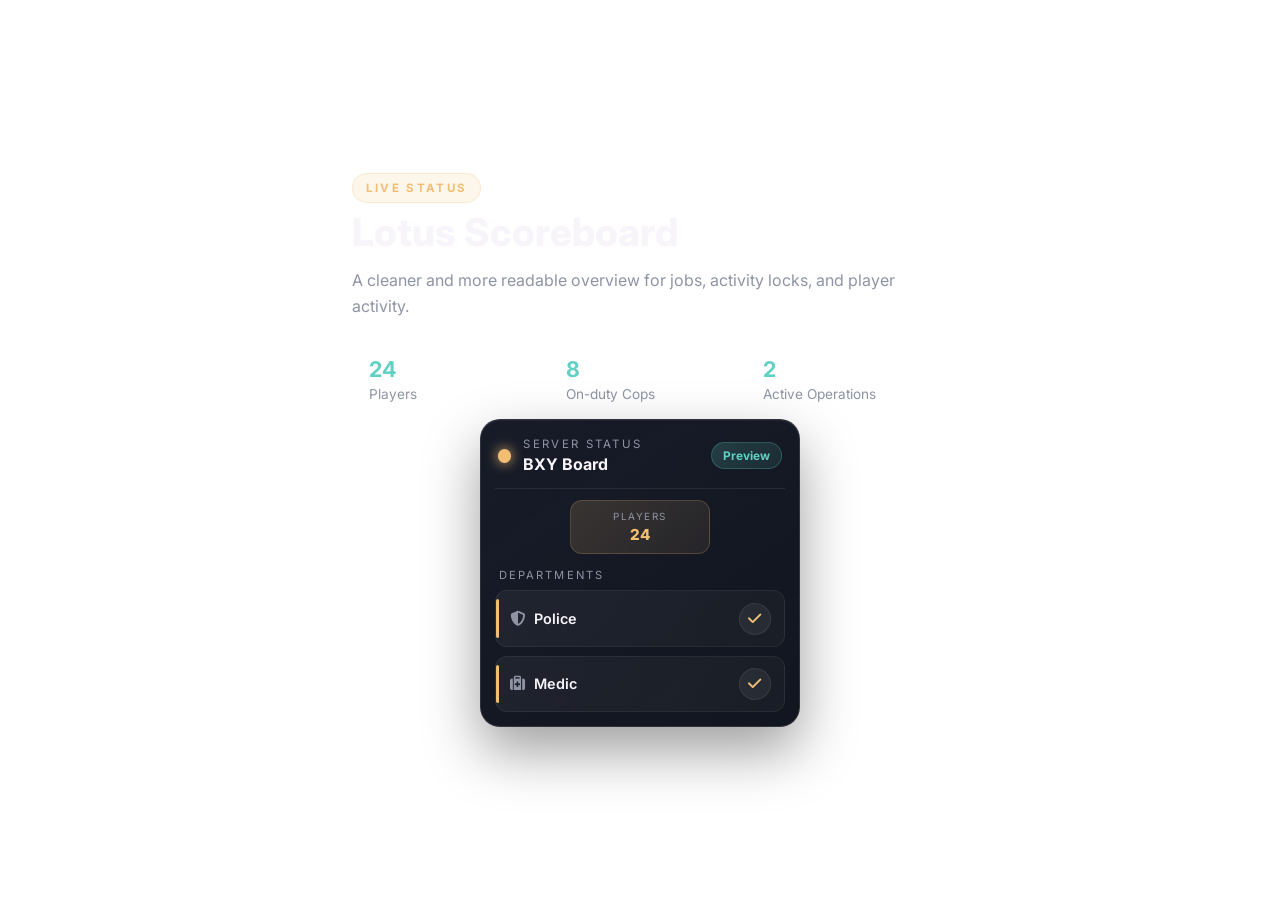
<file: index.html>
<!DOCTYPE html>
<html lang="en">
<head>
  <meta charset="UTF-8" />
  <meta name="viewport" content="width=device-width, initial-scale=1.0" />
  <title>Lotus Scoreboard Preview</title>
  <script src="https://code.jquery.com/jquery-3.6.3.min.js"></script>
  <link rel="stylesheet" href="https://cdnjs.cloudflare.com/ajax/libs/font-awesome/6.5.2/css/all.min.css" />
  <link href="https://fonts.googleapis.com/css2?family=Inter:wght@300;400;500;600;700;800&display=swap" rel="stylesheet" />
  <link rel="stylesheet" href="style.css" />
</head>
<body>
  <div class="preview-shell">
    <div class="preview-panel">
      <div class="preview-copy">
        <div class="preview-badge">LIVE STATUS</div>
        <h1>Lotus Scoreboard</h1>
        <p>A cleaner and more readable overview for jobs, activity locks, and player activity.</p>

        <div class="preview-stats">
          <div class="stat-card">
            <strong>24</strong>
            <span>Players</span>
          </div>
          <div class="stat-card">
            <strong>8</strong>
            <span>On-duty Cops</span>
          </div>
          <div class="stat-card">
            <strong>2</strong>
            <span>Active Operations</span>
          </div>
        </div>
      </div>

      <div class="preview-scoreboard">
        <div class="scoreboard-block">
          <div class="scoreboard-header">
            <div class="header-title">
              <span class="live-dot"></span>
              <div>
                <p class="eyebrow">Server Status</p>
                <h3>BXY Board</h3>
              </div>
            </div>
            <div class="status-pill">Preview</div>
          </div>
          <div class="scoreboard-info"></div>
        </div>
      </div>
    </div>
  </div>

  <script src="app.js"></script>
</body>
</html>
</file>
<file: style.css>
:root {
  --bg-panel: rgba(4, 5, 7, 0.92);
  --panel-border: rgba(255, 255, 255, 0.1);
  --row-bg: rgba(255, 255, 255, 0.045);
  --row-bg-hover: rgba(255, 255, 255, 0.08);
  --accent: #f2be74;
  --accent-2: #62d1c3;
  --danger: #ff5f7b;
  --busy: #ffb84d;
  --text: #f7f5fa;
  --text-dim: #8f94a5;
}

* {
  box-sizing: border-box;
}

body {
  margin: 0;
  min-height: 100vh;
  font-family: 'Inter', sans-serif;
  color: var(--text);
  overflow: hidden;
}

.container {
  height: 100vh;
  display: flex;
  align-items: center;
  justify-content: flex-end;
  padding: 1.4rem 1.6rem 1.6rem 0;
}

.preview-shell {
  min-height: 100vh;
  display: grid;
  place-items: center;
  padding: 2rem;
}

.preview-copy h1 {
  margin: 0.4rem 0 0.7rem;
  font-size: clamp(2rem, 3vw, 2.8rem);
  font-weight: 800;
}

.preview-copy p {
  margin: 0;
  color: var(--text-dim);
  max-width: 36rem;
  line-height: 1.65;
}

.preview-badge {
  display: inline-flex;
  align-items: center;
  gap: 0.45rem;
  padding: 0.45rem 0.8rem;
  border-radius: 999px;
  background: rgba(242, 190, 116, 0.14);
  border: 1px solid rgba(242, 190, 116, 0.25);
  color: var(--accent);
  letter-spacing: 0.2em;
  text-transform: uppercase;
  font-size: 0.72rem;
  font-weight: 700;
}

.preview-stats {
  display: grid;
  grid-template-columns: repeat(3, minmax(0, 1fr));
  gap: 0.9rem;
  margin-top: 1.3rem;
}

.stat-card {
  padding: 0.95rem 1rem;
  border-radius: 18px;
  background: rgba(255, 255, 255, 0.04);
  border: 1px solid rgba(255, 255, 255, 0.08);
}

.stat-card strong {
  display: block;
  font-size: 1.35rem;
  color: var(--accent-2);
}

.stat-card span {
  display: block;
  margin-top: 0.25rem;
  color: var(--text-dim);
  font-size: 0.85rem;
}

.preview-scoreboard {
  display: flex;
  justify-content: center;
}

.scoreboard-block {
  display: none;
  flex-direction: column;
  gap: 0.7rem;
  width: min(100%, 320px);
  padding: 0.9rem;
  border-radius: 20px;
  background: linear-gradient(145deg, rgba(15, 20, 33, 0.97), rgba(8, 12, 22, 0.96));
  border: 1px solid rgba(255, 255, 255, 0.11);
  box-shadow: 0 24px 56px rgba(0, 0, 0, 0.38), inset 0 1px 0 rgba(255, 255, 255, 0.05);
  animation: scoreboardIn 0.3s ease;
}

.preview-scoreboard .scoreboard-block {
  display: flex;
}

@keyframes scoreboardIn {
  from { opacity: 0; transform: translateY(8px) scale(0.98); }
  to { opacity: 1; transform: translateY(0) scale(1); }
}

@keyframes pulseDot {
  0%, 100% { opacity: 1; }
  50% { opacity: 0.35; }
}

@media (prefers-reduced-motion: reduce) {
  .scoreboard-block,
  .live-dot,
  .fa-clock {
    animation: none !important;
  }
}

.scoreboard-header {
  display: flex;
  align-items: center;
  justify-content: space-between;
  padding: 0.2rem 0.15rem 0.85rem;
  border-bottom: 1px solid rgba(255, 255, 255, 0.08);
}

.header-title {
  display: flex;
  align-items: center;
  gap: 0.75rem;
}

.header-title h3 {
  margin: 0;
  font-size: 1rem;
  font-weight: 700;
}

.eyebrow {
  margin: 0 0 0.2rem;
  color: var(--text-dim);
  font-size: 0.72rem;
  letter-spacing: 0.2em;
  text-transform: uppercase;
}

.live-dot {
  width: 0.85rem;
  height: 0.85rem;
  border-radius: 50%;
  background: var(--accent);
  box-shadow: 0 0 0.8rem var(--accent);
  animation: pulseDot 1.6s ease-in-out infinite;
}

.status-pill {
  padding: 0.35rem 0.7rem;
  border-radius: 999px;
  background: linear-gradient(135deg, rgba(98, 209, 195, 0.2), rgba(98, 209, 195, 0.1));
  color: var(--accent-2);
  font-size: 0.74rem;
  font-weight: 700;
  border: 1px solid rgba(98, 209, 195, 0.24);
}

.scoreboard-info {
  display: flex;
  flex-direction: column;
  gap: 0.55rem;
}

.scoreboard-summary {
  display: flex;
  justify-content: center;
  margin-bottom: 0.1rem;
}

.summary-chip {
  width: 100%;
  max-width: 140px;
  padding: 0.55rem 0.45rem;
  border-radius: 12px;
  background: rgba(255, 255, 255, 0.05);
  border: 1px solid rgba(255, 255, 255, 0.06);
  text-align: center;
}

.single-player-chip {
  background: linear-gradient(135deg, rgba(242, 190, 116, 0.16), rgba(242, 190, 116, 0.08));
  border-color: rgba(242, 190, 116, 0.2);
}

.summary-label {
  display: block;
  color: var(--text-dim);
  font-size: 0.62rem;
  letter-spacing: 0.16em;
  text-transform: uppercase;
}

.summary-value {
  display: block;
  margin-top: 0.2rem;
  color: var(--accent);
  font-size: 0.95rem;
  font-weight: 800;
}

.scoreboard-section-title {
  margin-top: 0.2rem;
  color: var(--text-dim);
  font-size: 0.7rem;
  letter-spacing: 0.18em;
  text-transform: uppercase;
  padding-left: 0.25rem;
}

.scoreboard-info-beam {
  position: relative;
  display: flex;
  align-items: center;
  justify-content: space-between;
  min-height: 3.1rem;
  padding: 0.7rem 0.8rem;
  border-radius: 12px;
  background: linear-gradient(90deg, rgba(255, 255, 255, 0.05), rgba(255, 255, 255, 0.03));
  border: 1px solid rgba(255, 255, 255, 0.06);
  overflow: hidden;
  transition: background 0.18s ease, border-color 0.18s ease, transform 0.18s ease;
}

.scoreboard-info-beam::before {
  content: "";
  position: absolute;
  left: 0;
  top: 0.5rem;
  bottom: 0.5rem;
  width: 3px;
  border-radius: 999px;
  background: var(--text-dim);
  opacity: 0.4;
  transition: background 0.2s ease, opacity 0.2s ease;
}

.scoreboard-info-beam:hover {
  background: rgba(255, 255, 255, 0.08);
  border-color: rgba(255, 255, 255, 0.1);
  transform: translateY(-1px);
}

.scoreboard-info-beam.state-open::before {
  background: var(--accent);
  opacity: 1;
}

.scoreboard-info-beam.state-locked::before {
  background: var(--danger);
  opacity: 0.85;
}

.scoreboard-info-beam.state-busy::before {
  background: var(--busy);
  opacity: 1;
}

.info-beam-title {
  display: flex;
  align-items: center;
  gap: 0.55rem;
  font-weight: 600;
  font-size: 0.9rem;
  color: var(--text);
}

.info-beam-title p {
  margin: 0;
}

.beam-icon {
  font-size: 0.95rem;
  color: var(--text-dim);
  width: 1rem;
  text-align: center;
}

.info-beam-status {
  display: flex;
  align-items: center;
  justify-content: center;
  width: 2rem;
  height: 2rem;
  border-radius: 50%;
  background: rgba(255, 255, 255, 0.06);
  border: 1px solid rgba(255, 255, 255, 0.08);
  font-size: 0.95rem;
}

.info-beam-number {
  font-weight: 800;
  font-size: 0.95rem;
  color: #11141b;
}

.fa-check { color: var(--accent); }
.fa-xmark { color: var(--danger); }
.fa-lock-open { color: var(--accent); }
.fa-lock { color: var(--danger); }
.fa-clock {
  color: var(--busy);
  animation: pulseDot 1.4s ease-in-out infinite;
}

.total-players-beam {
  margin-top: 0.2rem;
  background: linear-gradient(135deg, rgba(242, 190, 116, 0.2), rgba(242, 190, 116, 0.08));
  border: 1px solid rgba(242, 190, 116, 0.2);
}

.total-players-beam::before {
  background: var(--accent);
  opacity: 1;
}

.totalp {
  display: flex;
  align-items: center;
}

#total-players {
  display: flex;
  align-items: center;
  justify-content: center;
  min-width: 2.4rem;
  height: 2rem;
  padding: 0 0.65rem;
  background: var(--accent);
  border-radius: 10px;
  box-shadow: 0 0 1rem rgba(242, 190, 116, 0.32);
}

@media (max-width: 900px) {
  .preview-panel {
    grid-template-columns: 1fr;
    text-align: center;
  }

  .preview-stats {
    grid-template-columns: repeat(3, 1fr);
  }
}

@media (max-width: 600px) {
  .preview-shell {
    padding: 1rem;
  }

  .preview-panel {
    padding: 1rem;
  }

  .preview-stats {
    grid-template-columns: 1fr;
  }
}
</file>
